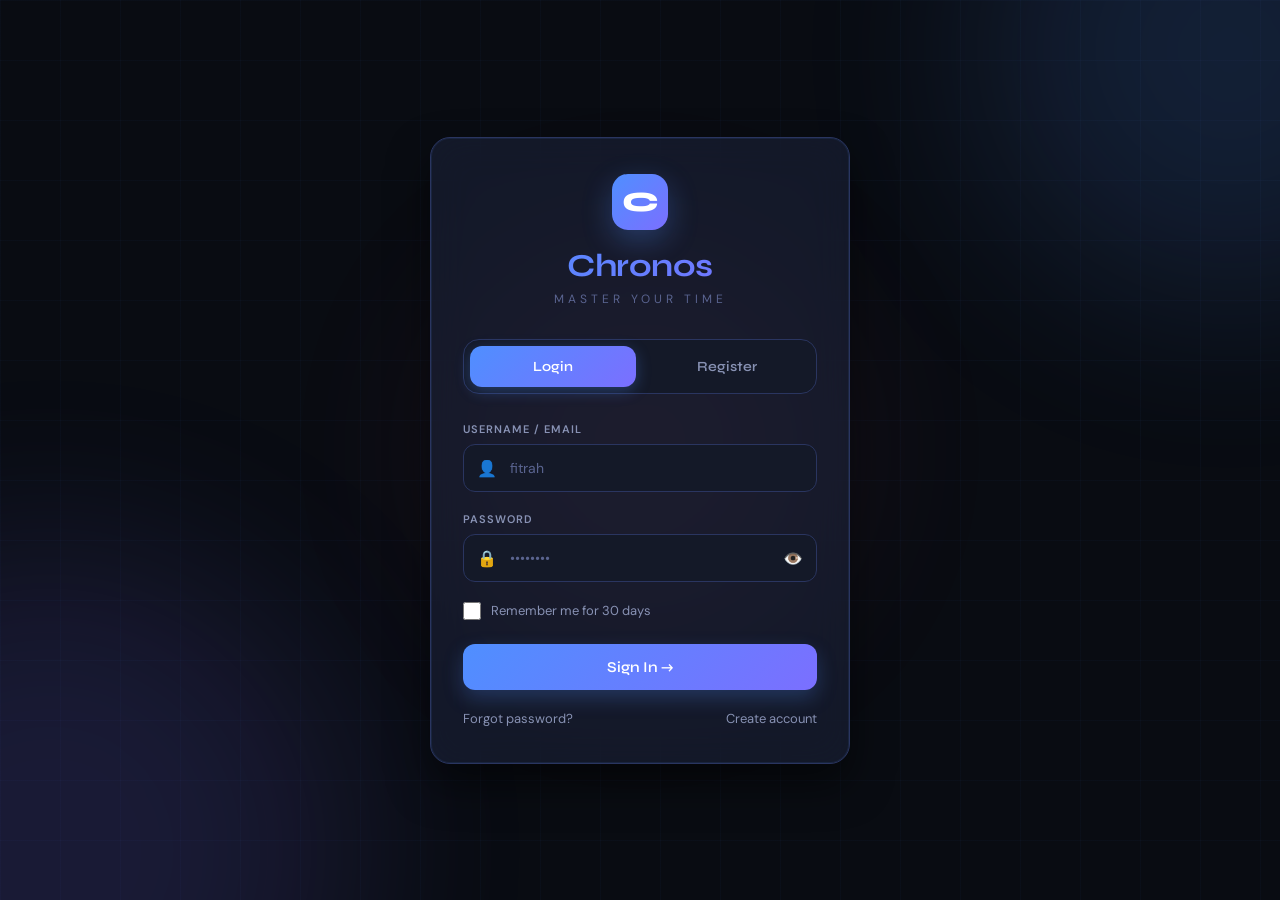
<file: index.html>
<!DOCTYPE html>
<html lang="id">
<head>
  <meta charset="UTF-8">
  <meta name="viewport" content="width=device-width, initial-scale=1.0">
<title>Chronos • Login</title>
  <link href="https://fonts.googleapis.com/css2?family=Syne:wght@400;500;600;700;800&family=DM+Sans:ital,opsz,wght@0,9..40,300;0,9..40,400;0,9..40,500;1,9..40,300&display=swap" rel="stylesheet">
  <link rel="stylesheet" href="css/auth.css">
</head>
<body>
  <!-- Background -->
  <div class="bg-grid"></div>
  <div class="orb orb-1"></div>
  <div class="orb orb-2"></div>
  <div class="orb orb-3"></div>

  <div class="auth-container">
    <div class="glass-card">
      <!-- Logo -->
      <div class="logo-wrapper">
<div class="logo-icon">C</div>
<div class="logo-text">Chronos</div>
        <div class="logo-sub">Master Your Time</div>
      </div>

      <!-- Tabs -->
      <div class="tabs">
        <button class="tab active" onclick="switchTab('login')">Login</button>
        <button class="tab" onclick="switchTab('register')">Register</button>
      </div>

      <!-- Messages -->
      <div class="error-message" id="errorMessage"></div>
      <div class="success-message" id="successMessage"></div>

      <!-- Login Form -->
      <form id="loginForm" onsubmit="handleLogin(event)">
        <div class="form-group">
          <label class="form-label">Username / Email</label>
          <div class="input-wrapper">
            <span class="input-icon">👤</span>
            <input type="text" class="form-input" id="loginUsername" placeholder="fitrah" required>
          </div>
        </div>
        <div class="form-group">
          <label class="form-label">Password</label>
          <div class="input-wrapper">
            <span class="input-icon">🔒</span>
            <input type="password" class="form-input" id="loginPassword" placeholder="••••••••" required>
            <span class="password-toggle" onclick="togglePassword('loginPassword')">👁️</span>
          </div>
        </div>
        <div class="checkbox-wrapper">
          <input type="checkbox" id="rememberMe">
          <label for="rememberMe">Remember me for 30 days</label>
        </div>
        <button type="submit" class="btn btn-primary">Sign In →</button>
        <div class="links">
          <span class="link" onclick="openForgotPassword()">Forgot password?</span>
          <span class="link" onclick="switchTab('register')">Create account</span>
        </div>
      </form>

      <!-- Register Form -->
      <form id="registerForm" style="display: none;" onsubmit="handleRegister(event)">
        <div class="form-group">
          <label class="form-label">Full Name</label>
          <div class="input-wrapper">
            <span class="input-icon">📝</span>
            <input type="text" class="form-input" id="regFullName" placeholder="Your full name" required>
          </div>
        </div>
        <div class="form-group">
          <label class="form-label">Username</label>
          <div class="input-wrapper">
            <span class="input-icon">👤</span>
            <input type="text" class="form-input" id="regUsername" placeholder="Choose a username" required>
          </div>
        </div>
        <div class="form-group">
          <label class="form-label">Email</label>
          <div class="input-wrapper">
            <span class="input-icon">📧</span>
            <input type="email" class="form-input" id="regEmail" placeholder="your@email.com" required>
          </div>
        </div>
        <div class="form-group">
          <label class="form-label">Password</label>
          <div class="input-wrapper">
            <span class="input-icon">🔒</span>
            <input type="password" class="form-input" id="regPassword" placeholder="Min. 8 characters" required>
            <span class="password-toggle" onclick="togglePassword('regPassword')">👁️</span>
          </div>
        </div>
        <div class="form-group">
          <label class="form-label">Confirm Password</label>
          <div class="input-wrapper">
            <span class="input-icon">✓</span>
            <input type="password" class="form-input" id="regConfirmPassword" placeholder="Re-enter password" required>
          </div>
        </div>
        <button type="submit" class="btn btn-primary">Create Account →</button>
        <div class="links">
          <span class="link" onclick="switchTab('login')">Already have an account? Sign in</span>
        </div>
      </form>
    </div>
  </div>

  <!-- Forgot Password Modal -->
  <div class="modal-overlay" id="forgotPasswordModal">
    <div class="modal">
      <div class="modal-title">Reset Password</div>
      <div class="error-message" id="modalError"></div>
      <div class="success-message" id="modalSuccess"></div>
      <form onsubmit="handleForgotPassword(event)">
        <div class="form-group">
          <label class="form-label">Email Address</label>
          <input type="email" class="form-input" id="resetEmail" placeholder="Enter your email" required>
        </div>
        <button type="submit" class="btn btn-primary">Send Reset Link</button>
        <div class="links" style="margin-top: 16px;">
          <span class="link" onclick="closeModal('forgotPasswordModal')">Back to Login</span>
        </div>
      </form>
    </div>
  </div>

  <script src="js/store.js"></script>
  <script src="js/auth.js"></script>
</body>
</html>
</file>
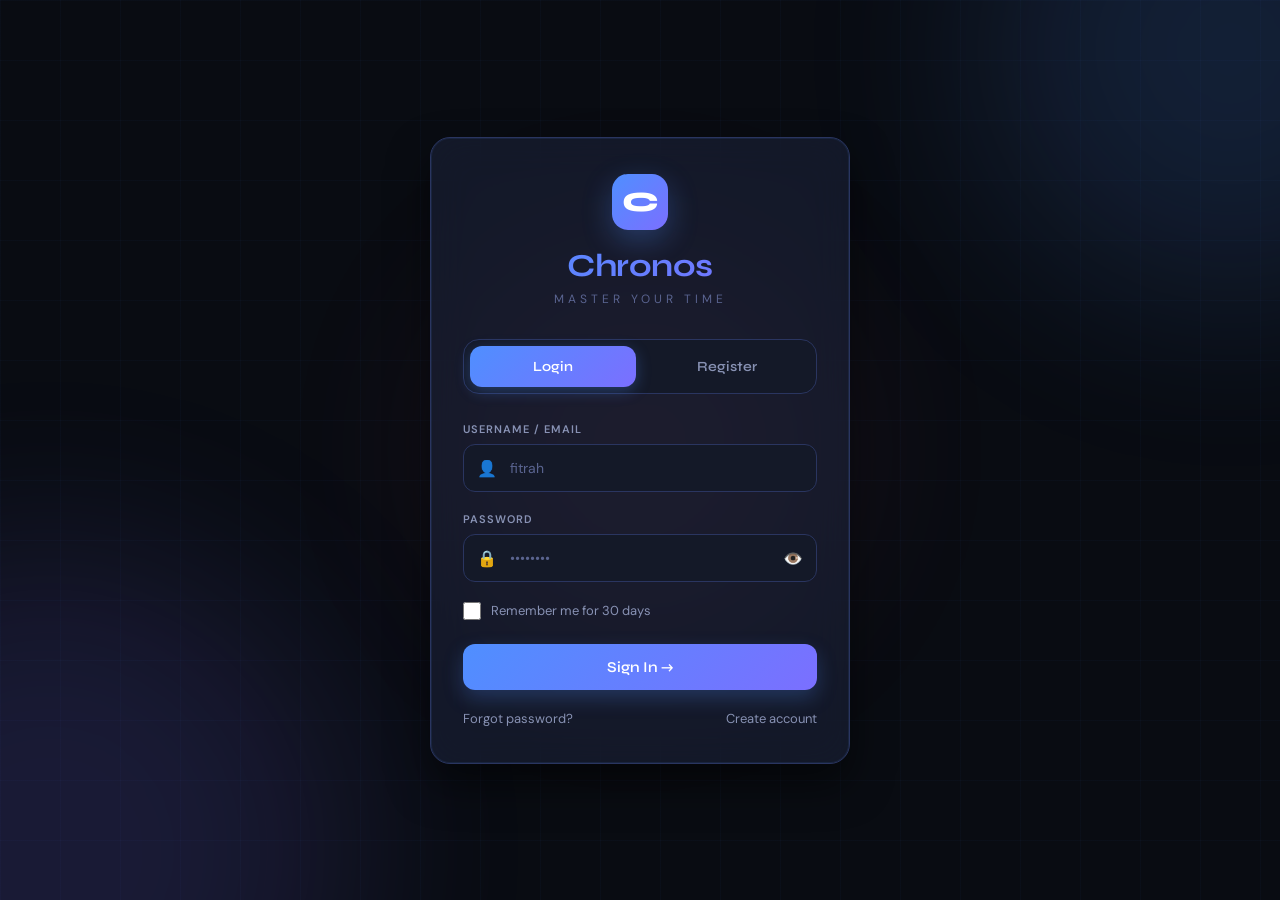
<file: admin.html>
<!DOCTYPE html>
<html lang="id">
<head>
  <meta charset="UTF-8">
  <meta name="viewport" content="width=device-width, initial-scale=1.0">
  <title>Chronos • Admin Panel</title>
  <link href="https://fonts.googleapis.com/css2?family=Syne:wght@400;500;600;700;800&family=DM+Sans:ital,opsz,wght@0,9..40,300;0,9..40,400;0,9..40,500&display=swap" rel="stylesheet">
  <link rel="stylesheet" href="css/admin.css">
  <style>
    /* Avatar Upload Styles */
    .avatar-upload-area {
      display: flex;
      flex-direction: column;
      align-items: center;
      margin-bottom: 20px;
    }
    .avatar-preview-large {
      width: 80px;
      height: 80px;
      border-radius: 50%;
      background: var(--gradient);
      display: flex;
      align-items: center;
      justify-content: center;
      font-size: 32px;
      color: #fff;
      object-fit: cover;
      margin-bottom: 12px;
      border: 3px solid var(--border2);
    }
    .upload-btn-small {
      background: var(--surface2);
      color: var(--text);
      border: 1px solid var(--border);
      padding: 6px 12px;
      border-radius: 6px;
      font-size: 12px;
      cursor: pointer;
      transition: all 0.2s;
    }
    .upload-btn-small:hover {
      background: var(--accent);
      color: #fff;
    }
    .remove-photo-btn {
      color: var(--danger);
      font-size: 11px;
      cursor: pointer;
      margin-top: 6px;
    }
    .remove-photo-btn:hover {
      text-decoration: underline;
    }
    .user-avatar-small {
      width: 32px;
      height: 32px;
      border-radius: 50%;
      object-fit: cover;
    }
  </style>
</head>
<body>
  <div class="admin-container">
    <div class="admin-header">
      <div>
        <h1 class="admin-title">Chronos Admin</h1>
        <p style="color:var(--text2);margin-top:4px">Manage users and view system stats</p>
      </div>
      <div class="admin-user">
        <div class="admin-info">
          <div class="admin-name" id="adminName">Fitrah</div>
          <div class="admin-role" id="adminRole">Super Admin</div>
        </div>
        <button class="btn btn-ghost" onclick="logout()">🚪 Logout</button>
      </div>
    </div>

    <div class="stats-grid">
      <div class="stat-card">
        <div class="stat-label">Total Users</div>
        <div class="stat-value" id="totalUsers">0</div>
      </div>
      <div class="stat-card">
        <div class="stat-label">Active Today</div>
        <div class="stat-value" id="activeToday">0</div>
      </div>
      <div class="stat-card">
        <div class="stat-label">Total Quests</div>
        <div class="stat-value" id="totalQuests">0</div>
      </div>
    </div>

    <div class="users-table">
      <div class="table-header">
        <h2 class="table-title">User Management</h2>
      </div>
      <div style="overflow-x:auto">
        <table style="width:100%">
          <thead>
            <tr>
              <th>User</th>
              <th>Email</th>
              <th>Phone</th>
              <th>Role</th>
              <th>Level</th>
              <th>XP</th>
              <th>Actions</th>
            </tr>
          </thead>
          <tbody id="usersTableBody"></tbody>
        </table>
      </div>
    </div>
  </div>

  <!-- Edit User Modal -->
  <div class="modal-overlay" id="userModal">
    <div class="modal">
      <div class="modal-header">
        <h3 class="modal-title" id="modalTitle">Edit User</h3>
        <button class="modal-close" onclick="closeModal('userModal')">✕</button>
      </div>
      <form onsubmit="saveUser();return false">
        <!-- Upload Foto -->
        <div class="avatar-upload-area">
          <img class="avatar-preview-large" id="adminAvatarPreviewImg" alt="Preview" style="display:none;">
          <div class="avatar-preview-large" id="adminAvatarPreviewText">U</div>
          
          <button type="button" class="upload-btn-small" onclick="document.getElementById('adminPhotoUpload').click()">
            📷 Choose Photo
          </button>
          <input type="file" id="adminPhotoUpload" accept="image/*" style="display:none;" onchange="handleAdminPhotoUpload(event)">
          
          <span class="remove-photo-btn" onclick="removeAdminPhoto()" id="adminRemovePhotoBtn" style="display:none;">
            Remove Photo
          </span>
        </div>
        
        <div class="form-group">
          <label class="form-label">Full Name</label>
          <input class="form-input" id="userFullName" placeholder="John Doe" required>
        </div>
        <div class="form-group">
          <label class="form-label">Username</label>
          <input class="form-input" id="userUsername" placeholder="johndoe" required>
        </div>
        <div class="form-group">
          <label class="form-label">Email</label>
          <input class="form-input" id="userEmail" type="email" placeholder="john@example.com" required>
        </div>
        <div class="form-group">
          <label class="form-label">Phone (Optional)</label>
          <input class="form-input" id="userPhone" placeholder="08123456789">
        </div>
        <div class="form-group">
          <label class="form-label">New Password (Optional)</label>
          <input class="form-input" id="userPassword" type="password" placeholder="Leave blank to keep current">
        </div>
        <div class="form-group">
          <label class="form-label">Role</label>
          <select class="form-input" id="userRole">
            <option value="user">User</option>
            <option value="admin">Admin</option>
          </select>
        </div>
        <div style="display:flex;gap:10px;justify-content:flex-end;margin-top:24px">
          <button type="button" class="btn btn-ghost" onclick="closeModal('userModal')">Cancel</button>
          <button type="submit" class="btn btn-primary">Save Changes</button>
        </div>
      </form>
    </div>
  </div>

  <!-- Delete Confirmation Modal -->
  <div class="modal-overlay" id="deleteModal">
    <div class="modal" style="max-width:400px">
      <div class="modal-header">
        <h3 class="modal-title">Confirm Delete</h3>
        <button class="modal-close" onclick="closeModal('deleteModal')">✕</button>
      </div>
      <p style="color:var(--text2);margin-bottom:20px;text-align:center">Are you sure you want to delete this user?<br>This action cannot be undone.</p>
      <div style="display:flex;gap:10px;justify-content:center">
        <button class="btn btn-ghost" onclick="closeModal('deleteModal')">Cancel</button>
        <button class="btn btn-danger" onclick="confirmDelete()">Delete User</button>
      </div>
    </div>
  </div>

  <script src="js/store.js"></script>
  <script src="js/admin.js"></script>
</body>
</html>
</file>
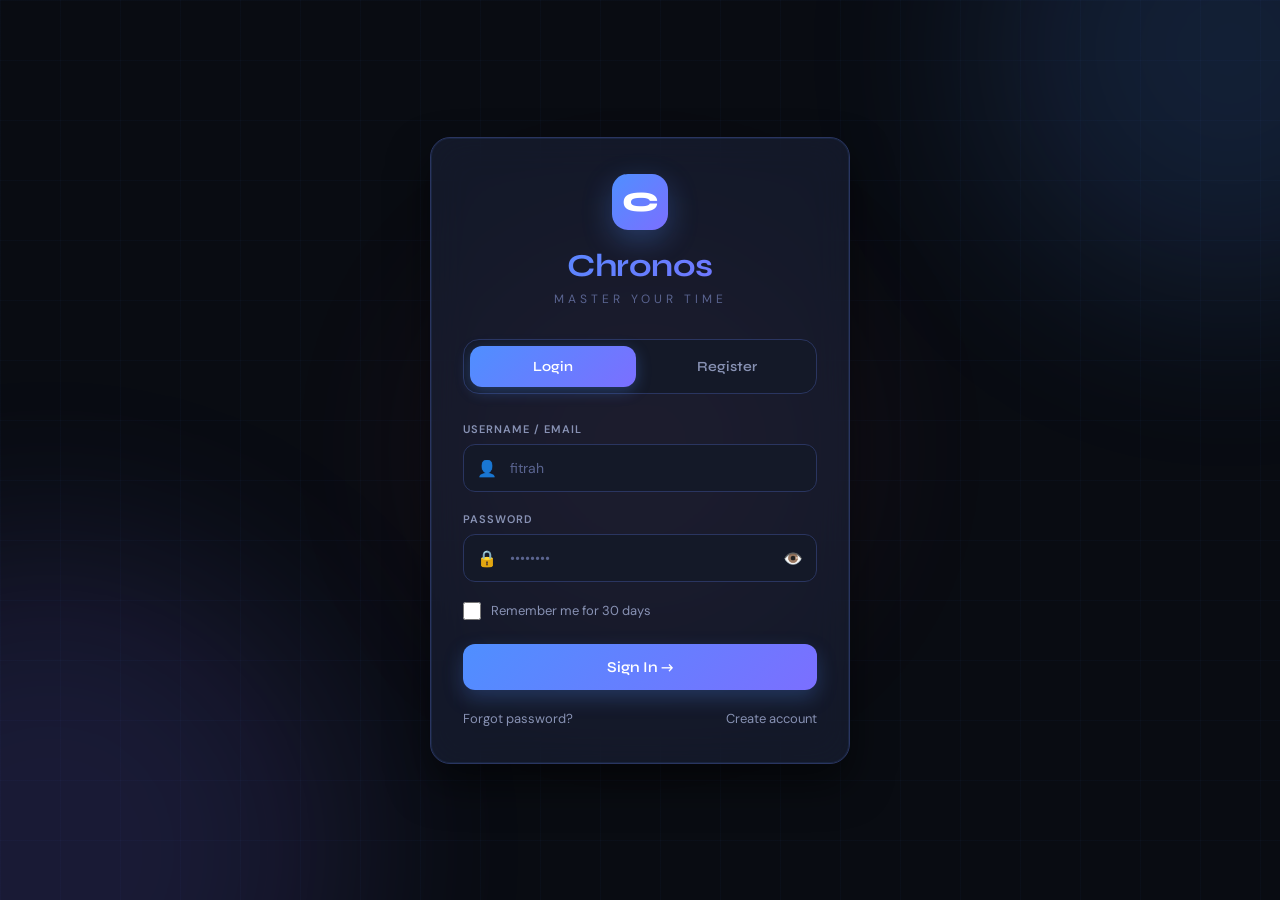
<file: dashboard.html>
<!DOCTYPE html>
<html lang="id">
<head>
  <meta charset="UTF-8">
  <meta name="viewport" content="width=device-width, initial-scale=1.0">
  <title>Chronos • Dashboard</title>
  <link href="https://fonts.googleapis.com/css2?family=Syne:wght@400;500;600;700;800&family=DM+Sans:ital,opsz,wght@0,9..40,300;0,9..40,400;0,9..40,500;1,9..40,300&display=swap" rel="stylesheet">
  <link rel="stylesheet" href="css/dashboard.css">
</head>
<body>
  <div class="app">
    <!-- Sidebar -->
    <nav class="sidebar" id="sidebar">
      <div class="logo">
        <div class="logo-mark">
          <div class="logo-icon">C</div>
          <span class="logo-name">Chronos</span>
        </div>
      </div>

      <div class="nav">
        <div class="section-title" style="padding:0 12px;margin-bottom:8px">Main</div>
        <button class="nav-item active" onclick="navigate('dashboard')">
          <span class="nav-icon">⊞</span>Dashboard
        </button>
        <button class="nav-item" onclick="navigate('quests')">
          <span class="nav-icon">⚔️</span>Quests
        </button>
        <button class="nav-item" onclick="navigate('timer')">
          <span class="nav-icon">◎</span>Timer
        </button>
        <button class="nav-item" onclick="navigate('activities')">
          <span class="nav-icon">≡</span>Activities
        </button>
<div class="section-title" style="padding:0 12px;margin:16px 0 8px">Insights</div>
        <button class="nav-item" onclick="navigate('analytics')">
          <span class="nav-icon">⬡</span>Analytics
        </button>
        <button class="nav-item" onclick="navigate('habits')">
          <span class="nav-icon">⊛</span>Habits
        </button>
        <div class="section-title" style="padding:0 12px;margin:16px 0 8px">Account</div>
        <button class="nav-item" onclick="window.location.href='profile.html'">
          <span class="nav-icon">👤</span>Profile
        </button>
      </div>

      <div class="sidebar-bottom">
  <div class="user-card" onclick="openSettings()">
    <div class="avatar" id="userAvatar">U</div>
    <div class="user-info">
      <div class="name" id="userName">User</div>
      <div class="level" id="userLevel">⚡ Level 1</div>
    </div>
  </div>
  <button class="btn btn-ghost btn-sm" style="margin-top:12px;width:100%;" onclick="logout()">🚪 Logout</button>
</div>
    </nav>

    <!-- Main Content -->
    <div class="main">
      <!-- Mobile Top Bar -->
      <div style="display:none;padding:16px;border-bottom:1px solid var(--border);align-items:center;gap:14px;background:var(--bg2)" id="topbar">
        <button onclick="document.getElementById('sidebar').classList.toggle('open')" style="background:none;border:none;color:var(--text);font-size:22px;cursor:pointer">☰</button>
        <span style="font-family:'Syne',sans-serif;font-weight:700;font-size:16px;background:var(--gradient);-webkit-background-clip:text;-webkit-text-fill-color:transparent">Chronos</span>
      </div>

      <!-- Dashboard Page -->
      <div class="page active" id="page-dashboard">
        <div class="page-header">
          <div>
            <div class="page-title" id="greeting-title">Good morning ☀️</div>
            <div class="page-sub" id="greeting-sub">Here's your optimized day</div>
          </div>
          <div style="display:flex;gap:10px;align-items:center">
            <span class="date-badge" id="date-display"></span>
          </div>
        </div>

        <!-- Stats -->
        <div class="grid-4" style="margin-bottom:20px">
          <div class="stat">
            <div class="stat-label">Level Progress</div>
            <div class="stat-value" id="userLevelDisplay">1</div>
            <div class="xp-bar"><div class="xp-fill" id="xpFill" style="width:0%"></div></div>
            <div class="stat-sub" id="xpInfo">0 / 100 XP</div>
          </div>
          <div class="stat">
            <div class="stat-label">Today's Focus</div>
            <div class="stat-value" id="totalFocus">0m</div>
            <div class="stat-sub">▲ Target: 4h</div>
          </div>
          <div class="stat">
            <div class="stat-label">Streak</div>
            <div class="stat-value" id="streakDisplay">🔥 0</div>
            <div class="stat-sub">Best: 0 days</div>
          </div>
          <div class="stat">
            <div class="stat-label">Quests Completed</div>
            <div class="stat-value" id="questsCompleted">0</div>
            <div><span class="stat-badge badge-accent" id="questsAvailable">3 available</span></div>
          </div>
        </div>

        <!-- Activities + Quests Preview -->
        <div class="grid-2" style="margin-bottom:20px">
          <div class="card">
            <div style="display:flex;justify-content:space-between;align-items:center;margin-bottom:16px">
              <div class="section-title" style="margin:0">Today's Activities</div>
              <button class="btn btn-ghost btn-sm" onclick="openAddActivity()">+ Add</button>
            </div>
            <div id="activity-list"></div>
          </div>
          <div class="card">
            <div style="display:flex;justify-content:space-between;align-items:center;margin-bottom:16px">
              <div class="section-title" style="margin:0">Active Quests</div>
              <button class="btn btn-ghost btn-sm" onclick="navigate('quests')">View all</button>
            </div>
            <div id="quest-preview"></div>
          </div>
        </div>
      </div>

      <!-- Quests Page -->
      <div class="page" id="page-quests">
        <div class="page-header">
          <div>
            <div class="page-title">⚔️ Quest Log</div>
            <div class="page-sub">Complete quests to earn XP and level up</div>
          </div>
        </div>
        <div id="quests-list"></div>
      </div>

      <!-- Timer Page -->
      <div class="page" id="page-timer">
        <div class="page-header">
          <div>
            <div class="page-title">Focus Timer</div>
            <div class="page-sub">Track time for each activity</div>
          </div>
        </div>
        <div style="display:flex;gap:20px;flex-wrap:wrap">
          <div class="card" style="flex:1;min-width:300px;text-align:center">
            <div style="margin-bottom:16px">
              <select class="form-input" id="timer-activity" style="width:100%;text-align:center;font-size:15px;font-weight:600">
                <option value="">Select Activity...</option>
              </select>
            </div>
            <div style="margin:24px 0">
              <div style="font-family:'Syne',sans-serif;font-size:72px;font-weight:800;background:var(--gradient);-webkit-background-clip:text;-webkit-text-fill-color:transparent;" id="timer-display">25:00</div>
              <div style="font-size:14px;color:var(--text2);margin-top:8px" id="timer-status">Ready</div>
            </div>
            <div style="display:flex;gap:10px;justify-content:center">
              <button class="btn btn-primary" id="timer-btn" onclick="toggleTimer()">▶ Start</button>
              <button class="btn btn-secondary" onclick="resetTimer()">↺ Reset</button>
            </div>
            <div style="display:flex;gap:8px;justify-content:center;margin-top:16px;flex-wrap:wrap">
              <button class="btn btn-ghost btn-sm" onclick="setTimerPreset(25)">25m</button>
              <button class="btn btn-ghost btn-sm" onclick="setTimerPreset(45)">45m</button>
              <button class="btn btn-ghost btn-sm" onclick="setTimerPreset(90)">90m</button>
              <button class="btn btn-ghost btn-sm" onclick="setTimerPreset(5)">5m Break</button>
            </div>
          </div>
          <div style="flex:1;min-width:280px">
            <div class="card">
              <div class="section-title">Session Log</div>
              <div id="session-log" style="max-height:300px;overflow-y:auto"></div>
            </div>
          </div>
        </div>
      </div>

      <!-- Activities Page -->
      <div class="page" id="page-activities">
        <div class="page-header">
          <div>
            <div class="page-title">Activities</div>
            <div class="page-sub">Manage your daily activities</div>
          </div>
          <button class="btn btn-primary" onclick="openAddActivity()">+ New Activity</button>
        </div>
        <div id="activities-grid"></div>
      </div>

      <!-- Analytics Page -->
      <div class="page" id="page-analytics">
        <div class="page-header">
          <div>
            <div class="page-title">Analytics</div>
            <div class="page-sub">Your time patterns visualized</div>
          </div>
        </div>
        <div class="card">
          <div class="section-title">Coming Soon</div>
          <p style="color:var(--text2)">Detailed analytics dashboard in development...</p>
        </div>
      </div>

      <!-- Habits Page -->
      <div class="page" id="page-habits">
        <div class="page-header">
          <div>
            <div class="page-title">Habit Builder</div>
            <div class="page-sub">Track and build positive habits</div>
          </div>
        </div>
        <div id="habits-list"></div>
      </div>
    </div>
  </div>

<!-- Settings Panel -->
<div class="settings-panel" id="settingsPanel">
  <div class="settings-header">
    <div class="settings-title">Customize UI</div>
    <button class="settings-close" onclick="closeSettings()">✕</button>
  </div>
  
  <div class="section-title">Theme</div>
  <div style="display:flex;gap:10px;margin-bottom:20px">
    <button class="btn btn-secondary btn-sm" onclick="setTheme('dark')">🌙 Dark</button>
    <button class="btn btn-ghost btn-sm" onclick="setTheme('light')">☀️ Light</button>
  </div>
  
  <div class="section-title">Accent Color</div>
  <div class="color-picker">
    <div class="color-option active" style="background:#4f8fff" onclick=\"setAccentColor('#4f8fff', this)\"></div>
    <div class="color-option" style="background:#7b6fff" onclick=\"setAccentColor('#7b6fff', this)\"></div>
    <div class="color-option" style="background:#ff6b9d" onclick=\"setAccentColor('#ff6b9d', this)\"></div>
    <div class="color-option" style="background:#3dd68c" onclick=\"setAccentColor('#3dd68c', this)\"></div>
    <div class="color-option" style="background:#ffb547" onclick=\"setAccentColor('#ffb547', this)\"></div>
    <div class="color-option" style="background:#ff5f7e" onclick=\"setAccentColor('#ff5f7e', this)\"></div>
  </div>
  
  <div class="section-title">Animations</div>
  <label style="display:flex;align-items:center;gap:10px;cursor:pointer">
    <input type="checkbox" id="animationsToggle" checked onchange="toggleAnimations(this.checked)">
    <span style="color:var(--text2)">Enable animations</span>
  </label>
  
  <div class="divider"></div>
  
  <div class="section-title">Account</div>
  <button class="btn btn-secondary btn-sm" style="width:100%;margin-bottom:8px" onclick="window.location.href='profile.html'">👤 Edit Profile</button>
</div>

  <!-- Add Activity Modal -->
  <div class="modal-overlay" id="addActivityModal">
    <div class="modal">
      <div class="modal-header">
        <div class="modal-title" id="modalTitle">Add Activity</div>
        <button class="modal-close" onclick="closeModal('addActivityModal')">✕</button>
      </div>
      <div class="form-group">
        <label class="form-label">Activity Name</label>
        <input class="form-input" id="activityName" placeholder="e.g. Deep Work, Exercise...">
      </div>
      <div style="display:grid;grid-template-columns:1fr 1fr;gap:12px">
        <div class="form-group">
          <label class="form-label">Category</label>
          <select class="form-input" id="activityCategory">
            <option value="work">💼 Work</option>
            <option value="health">🏃 Health</option>
            <option value="leisure">🎮 Leisure</option>
            <option value="personal">🧘 Personal</option>
          </select>
        </div>
        <div class="form-group">
          <label class="form-label">Daily Limit (min)</label>
          <input class="form-input" id="activityLimit" type="number" placeholder="90" min="5">
        </div>
      </div>
      <div style="display:flex;gap:10px;justify-content:flex-end;margin-top:20px">
        <button class="btn btn-ghost" onclick="closeModal('addActivityModal')">Cancel</button>
        <button class="btn btn-primary" onclick="saveActivity()">Save</button>
      </div>
    </div>
  </div>

  <!-- Notification Container -->
  <div class="notif" id="notifContainer"></div>

  <script src="js/store.js"></script>
  <script src="js/quests.js"></script>
  <script src="js/dashboard.js"></script>
</body>
</html>
</file>
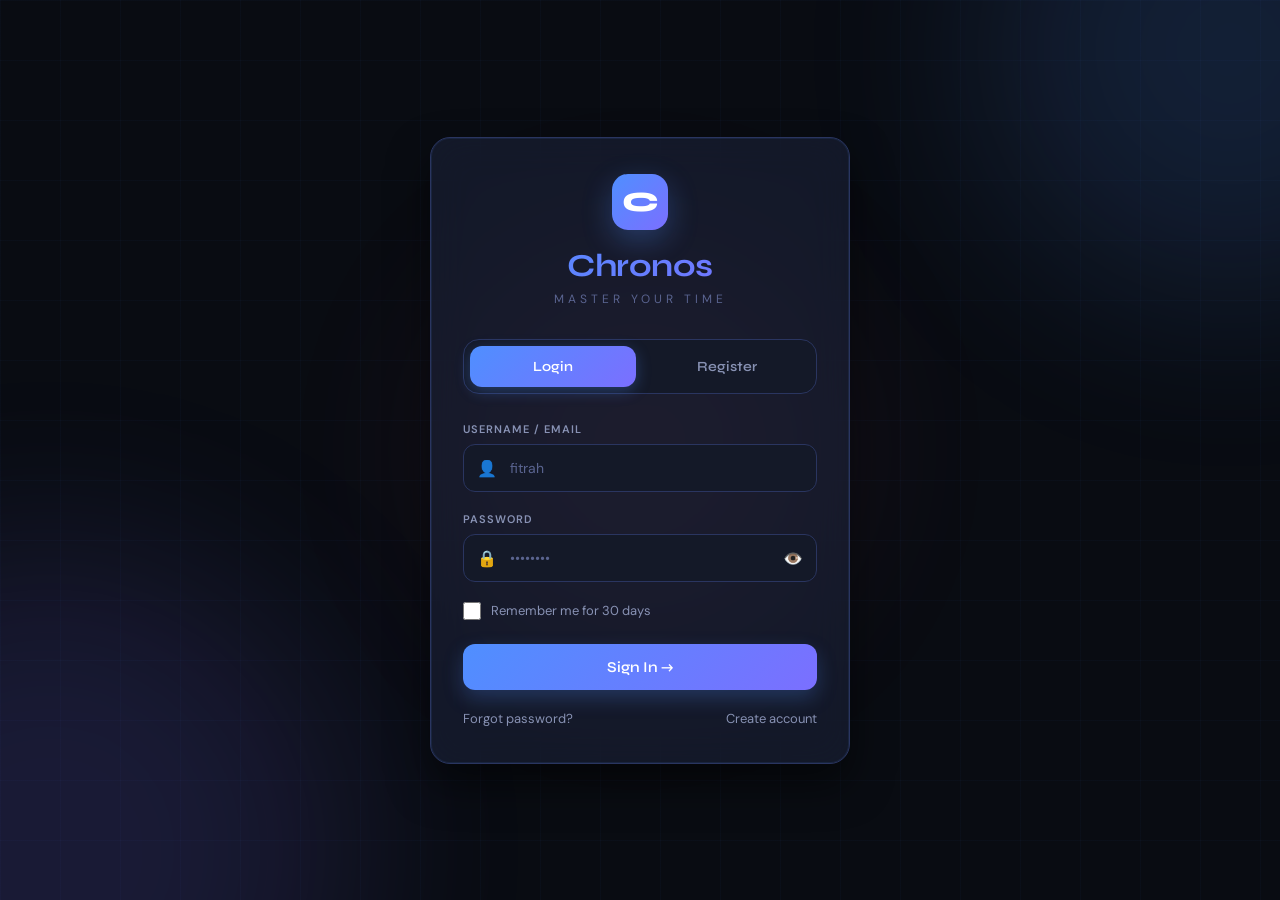
<file: profile.html>
<!DOCTYPE html>
<html lang="id">
<head>
  <meta charset="UTF-8">
  <meta name="viewport" content="width=device-width, initial-scale=1.0">
  <title>Chronos • My Profile</title>
  <link href="https://fonts.googleapis.com/css2?family=Syne:wght@400;500;600;700;800&family=DM+Sans:ital,opsz,wght@0,9..40,300;0,9..40,400;0,9..40,500&display=swap" rel="stylesheet">
  <link rel="stylesheet" href="css/dashboard.css">
  <style>
    .profile-container { max-width: 650px; margin: 0 auto; }
    .profile-header { position: relative; margin-bottom: 20px; }
    .profile-cover { height: 120px; background: var(--gradient); border-radius: var(--r2) var(--r2) 0 0; }
    .profile-avatar-wrapper { display: flex; justify-content: center; margin-top: -50px; position: relative; }
    .profile-avatar {
      width: 100px; height: 100px; border-radius: 50%;
      background: var(--gradient); display: flex; align-items: center; justify-content: center;
      font-family: 'Syne', sans-serif; font-size: 40px; font-weight: 700; color: #fff;
      border: 4px solid var(--bg2); object-fit: cover;
    }
    .profile-avatar-edit-btn {
      position: absolute; bottom: 0; right: calc(50% - 50px); transform: translateX(50%);
      width: 32px; height: 32px; background: var(--surface2); border: 2px solid var(--bg2);
      border-radius: 50%; display: flex; align-items: center; justify-content: center;
      cursor: pointer; transition: all 0.2s; color: var(--text);
    }
    .profile-avatar-edit-btn:hover { background: var(--accent); color: #fff; }
    .profile-stats {
      display: flex; gap: 30px; justify-content: center; margin: 20px 0;
      padding: 20px; background: var(--surface); border-radius: var(--r2); border: 1px solid var(--border);
    }
    .profile-stat { text-align: center; }
    .profile-stat-value { font-family: 'Syne', sans-serif; font-size: 28px; font-weight: 700; color: var(--text); }
    .profile-stat-label { font-size: 12px; color: var(--text3); text-transform: uppercase; letter-spacing: 0.5px; margin-top: 4px; }
    .info-section { background: var(--surface); border: 1px solid var(--border); border-radius: var(--r2); padding: 20px; }
    .info-row { display: flex; align-items: center; gap: 16px; padding: 16px 0; border-bottom: 1px solid var(--border); }
    .info-row:last-child { border-bottom: none; }
    .info-icon { width: 40px; height: 40px; background: var(--bg3); border-radius: 10px; display: flex; align-items: center; justify-content: center; font-size: 20px; }
    .info-content { flex: 1; }
    .info-label { font-size: 11px; color: var(--text3); text-transform: uppercase; letter-spacing: 0.5px; margin-bottom: 4px; }
    .info-value { color: var(--text); font-size: 15px; font-weight: 500; }
    .badge-role { display: inline-block; padding: 4px 12px; border-radius: 20px; font-size: 12px; font-weight: 600; margin-top: 4px; }
    .role-superadmin { background: rgba(255, 95, 126, 0.15); color: var(--danger); }
    .role-admin { background: rgba(255, 181, 71, 0.15); color: var(--warn); }
    .role-user { background: rgba(79, 143, 255, 0.15); color: var(--accent); }
    .avatar-upload-area { display: flex; flex-direction: column; align-items: center; margin-bottom: 20px; }
    .avatar-preview-large {
      width: 100px; height: 100px; border-radius: 50%;
      background: var(--gradient); display: flex; align-items: center; justify-content: center;
      font-size: 40px; color: #fff; object-fit: cover;
      margin-bottom: 12px; border: 3px solid var(--border2);
    }
    .upload-btn {
      background: var(--surface2); color: var(--text); border: 1px solid var(--border);
      padding: 8px 16px; border-radius: 8px; font-size: 13px; cursor: pointer; transition: all 0.2s;
    }
    .upload-btn:hover { background: var(--accent); color: #fff; }
    .remove-photo-btn { color: var(--danger); font-size: 12px; cursor: pointer; margin-top: 8px; }
    .remove-photo-btn:hover { text-decoration: underline; }

    /* Loading overlay */
    .page-loading {
      position: fixed; inset: 0; background: var(--bg);
      display: flex; align-items: center; justify-content: center;
      z-index: 9999; flex-direction: column; gap: 16px;
    }
    .page-loading .spinner {
      width: 40px; height: 40px; border: 3px solid var(--surface2);
      border-top-color: var(--accent); border-radius: 50%;
      animation: spin 0.8s linear infinite;
    }
    @keyframes spin { to { transform: rotate(360deg); } }
    .page-loading p { color: var(--text2); font-size: 14px; }
  </style>
</head>
<body>
  <!-- Loading overlay (tampil sampai auth selesai) -->
  <div class="page-loading" id="pageLoading">
    <div class="spinner"></div>
    <p>Loading profile...</p>
  </div>

  <div class="app" id="appContent" style="display:none">
    <nav class="sidebar" id="sidebar">
      <div class="logo">
        <div class="logo-mark">
          <div class="logo-icon">C</div>
          <span class="logo-name">Chronos</span>
        </div>
      </div>
      <div class="nav">
        <div class="section-title" style="padding:0 12px;margin-bottom:8px">Main</div>
        <button class="nav-item" onclick="window.location.href='dashboard.html'">
          <span class="nav-icon">⊞</span>Dashboard
        </button>
        <button class="nav-item" onclick="window.location.href='dashboard.html'">
          <span class="nav-icon">⚔️</span>Quests
        </button>
        <button class="nav-item" onclick="window.location.href='dashboard.html'">
          <span class="nav-icon">◎</span>Timer
        </button>
        <div class="section-title" style="padding:0 12px;margin:16px 0 8px">Account</div>
        <button class="nav-item active">
          <span class="nav-icon">👤</span>Profile
        </button>
      </div>
      <div class="sidebar-bottom">
        <div class="user-card" onclick="openSettings()">
          <div class="avatar" id="userAvatar">U</div>
          <div class="user-info">
            <div class="name" id="userName">User</div>
            <div class="level" id="userLevel">⚡ Level 1</div>
          </div>
        </div>
        <button class="btn btn-ghost btn-sm" style="margin-top:12px;width:100%;" onclick="logout()">🚪 Logout</button>
      </div>
    </nav>

    <div class="main">
      <div style="display:none;padding:16px;border-bottom:1px solid var(--border);align-items:center;gap:14px;background:var(--bg2)" id="topbar">
        <button onclick="document.getElementById('sidebar').classList.toggle('open')" style="background:none;border:none;color:var(--text);font-size:22px;cursor:pointer">☰</button>
        <span style="font-family:'Syne',sans-serif;font-weight:700;font-size:16px;background:var(--gradient);-webkit-background-clip:text;-webkit-text-fill-color:transparent">Chronos</span>
      </div>

      <div class="page active" style="display:block;padding:28px 32px;max-width:800px;margin:0 auto">
        <div class="page-header">
          <div>
            <div class="page-title">My Profile</div>
            <div class="page-sub">View and edit your personal information</div>
          </div>
          <button class="btn btn-primary" onclick="openEditProfile()">✏️ Edit Profile</button>
        </div>

        <div class="profile-container">
          <div class="profile-header">
            <div class="profile-cover"></div>
            <div class="profile-avatar-wrapper">
              <img class="profile-avatar" id="profileAvatarImg" alt="Profile" style="display:none;">
              <div class="profile-avatar" id="profileAvatarText">U</div>
              <div class="profile-avatar-edit-btn" onclick="openEditProfile()" title="Edit Profile">📷</div>
            </div>
          </div>

          <div style="text-align:center;margin-bottom:20px">
            <h2 style="font-family:'Syne',sans-serif;font-size:24px;margin-bottom:4px" id="profileFullName">Loading...</h2>
            <p style="color:var(--text2)" id="profileUsername">@username</p>
            <span class="badge-role" id="profileRoleBadge">User</span>
          </div>

          <div class="profile-stats">
            <div class="profile-stat">
              <div class="profile-stat-value" id="profileLevel">1</div>
              <div class="profile-stat-label">Level</div>
            </div>
            <div class="profile-stat">
              <div class="profile-stat-value" id="profileXP">0</div>
              <div class="profile-stat-label">XP</div>
            </div>
            <div class="profile-stat">
              <div class="profile-stat-value" id="profileQuests">0</div>
              <div class="profile-stat-label">Quests</div>
            </div>
          </div>

          <div class="info-section">
            <div class="info-row">
              <div class="info-icon">📧</div>
              <div class="info-content">
                <div class="info-label">Email</div>
                <div class="info-value" id="profileEmail">-</div>
              </div>
            </div>
            <div class="info-row">
              <div class="info-icon">📱</div>
              <div class="info-content">
                <div class="info-label">Phone Number (Optional)</div>
                <div class="info-value" id="profilePhone">-</div>
              </div>
            </div>
            <div class="info-row">
              <div class="info-icon">🎨</div>
              <div class="info-content">
                <div class="info-label">Theme Preference</div>
                <div class="info-value" id="profileTheme">Dark</div>
              </div>
            </div>
          </div>
        </div>
      </div>
    </div>
  </div>

<!-- Settings Panel (Customize UI) -->
<div class="settings-panel" id="settingsPanel">
  <div class="settings-header">
    <div class="settings-title">Customize UI</div>
    <button class="settings-close" onclick="closeSettings()">✕</button>
  </div>
  
  <div class="section-title">Theme</div>
  <div style="display:flex;gap:10px;margin-bottom:20px">
    <button class="btn btn-secondary btn-sm" id="btnDark" onclick="setTheme('dark')">🌙 Dark</button>
    <button class="btn btn-ghost btn-sm" id="btnLight" onclick="setTheme('light')">☀️ Light</button>
  </div>
  
  <div class="section-title">Accent Color</div>
  <div class="color-picker">
    <div class="color-option active" style="background:#4f8fff" onclick="setAccentColor('#4f8fff')"></div>
    <div class="color-option" style="background:#7b6fff" onclick="setAccentColor('#7b6fff')"></div>
    <div class="color-option" style="background:#ff6b9d" onclick="setAccentColor('#ff6b9d')"></div>
    <div class="color-option" style="background:#3dd68c" onclick="setAccentColor('#3dd68c')"></div>
    <div class="color-option" style="background:#ffb547" onclick="setAccentColor('#ffb547')"></div>
    <div class="color-option" style="background:#ff5f7e" onclick="setAccentColor('#ff5f7e')"></div>
  </div>
  
  <div class="section-title">Animations</div>
  <label style="display:flex;align-items:center;gap:10px;cursor:pointer">
    <input type="checkbox" id="animationsToggle" checked onchange="toggleAnimations(this.checked)">
    <span style="color:var(--text2)">Enable animations</span>
  </label>

  <div class="divider"></div>
  <div class="section-title">Account</div>
  <button class="btn btn-secondary btn-sm" style="width:100%;margin-bottom:8px" onclick="openEditProfile()">✏️ Edit Profile</button>
</div>

  <!-- Edit Profile Modal -->
  <div class="modal-overlay" id="editProfileModal">
    <div class="modal" style="max-width:500px">
      <div class="modal-header">
        <h3 class="modal-title">Edit Profile</h3>
        <button class="modal-close" onclick="closeModal('editProfileModal')">✕</button>
      </div>
      <form onsubmit="saveProfile(event)">
        <div class="avatar-upload-area">
          <img class="avatar-preview-large" id="avatarPreviewImg" alt="Preview" style="display:none;">
          <div class="avatar-preview-large" id="avatarPreviewText">U</div>
          <button type="button" class="upload-btn" onclick="document.getElementById('photoUpload').click()">
            📷 Choose Photo
          </button>
          <input type="file" id="photoUpload" accept="image/*" style="display:none;" onchange="handlePhotoUpload(event)">
          <span class="remove-photo-btn" onclick="removePhoto()" id="removePhotoBtn" style="display:none;">
            Remove Photo
          </span>
        </div>

        <div class="form-group">
          <label class="form-label">Full Name</label>
          <input class="form-input" id="editFullName" placeholder="Your full name" required>
        </div>
        <div class="form-group">
          <label class="form-label">Email</label>
          <input class="form-input" id="editEmail" type="email" placeholder="your@email.com">
        </div>
        <div class="form-group">
          <label class="form-label">Phone Number (Optional)</label>
          <input class="form-input" id="editPhone" placeholder="08123456789">
        </div>
        <div class="form-group">
          <label class="form-label">New Password (Optional)</label>
          <input class="form-input" id="editPassword" type="password" placeholder="Leave blank to keep current">
        </div>
        <div style="display:flex;gap:10px;justify-content:flex-end;margin-top:24px">
          <button type="button" class="btn btn-ghost" onclick="closeModal('editProfileModal')">Cancel</button>
          <button type="submit" class="btn btn-primary">Save Changes</button>
        </div>
      </form>
    </div>
  </div>

  <div class="notif" id="notifContainer"></div>

  <script src="js/store.js"></script>
  <script>
    let tempPhotoData = null;

    // ========== FIX: ASYNC INIT — tunggu STORE.init() selesai ==========
    async function initProfile() {
      await STORE.init();

      const user = STORE.getCurrentUser();

      // Sembunyikan loading, tampilkan konten
      document.getElementById('pageLoading').style.display = 'none';

      if (!user) {
        // Belum login → redirect
        window.location.replace('index.html');
        return;
      }

      document.getElementById('appContent').style.display = 'flex';

      // Apply theme + semua settings (accent color, animations)
      const settings = user.settings || { theme: 'dark' };
      // Langsung apply sebelum render untuk menghindari flash
      document.documentElement.setAttribute('data-theme', settings.theme || 'dark');
      if (settings.accentColor) {
        document.documentElement.style.setProperty('--accent', settings.accentColor);
        document.documentElement.style.setProperty('--accent2', settings.accentColor);
      }
      document.documentElement.setAttribute('data-animations', settings.animations !== false);

      // Update sidebar
      document.getElementById('userName').textContent = (user.fullName || 'User').split(' ')[0];
      document.getElementById('userLevel').textContent = `⚡ Level ${user.level || 1}`;
      updateSidebarAvatar(user);

      // Render profil
      loadProfile(user);

      // Apply settings ke panel UI (setelah DOM siap)
      setTimeout(() => applySettingsUI(settings), 50);

      if (window.innerWidth < 768) {
        document.getElementById('topbar').style.display = 'flex';
      }
    }

    function updateSidebarAvatar(user) {
      const avatar = document.getElementById('userAvatar');
      if (!avatar || !user) return;
      if (user.photoURL) {
        avatar.innerHTML = '';
        const img = document.createElement('img');
        img.src = user.photoURL;
        img.style.cssText = 'width:100%;height:100%;border-radius:50%;object-fit:cover';
        avatar.appendChild(img);
      } else {
        avatar.textContent = (user.fullName || 'U').charAt(0).toUpperCase();
      }
    }

    // FIX: tidak lagi pakai STORE.getUsers() — langsung pakai STORE.getCurrentUser()
    function loadProfile(userOverride) {
      const user = userOverride || STORE.getCurrentUser();
      if (!user) return;

      const avatarText = document.getElementById('profileAvatarText');
      const avatarImg = document.getElementById('profileAvatarImg');

      if (user.photoURL) {
        avatarImg.src = user.photoURL;
        avatarImg.style.display = 'block';
        avatarText.style.display = 'none';
      } else {
        avatarText.textContent = (user.fullName || 'U').charAt(0).toUpperCase();
        avatarImg.style.display = 'none';
        avatarText.style.display = 'flex';
      }

      document.getElementById('profileFullName').textContent = user.fullName || '-';
      document.getElementById('profileUsername').textContent = '@' + (user.username || '');

      const roleBadge = document.getElementById('profileRoleBadge');
      const roleLabel = user.role === 'superadmin' ? 'Super Admin' : user.role === 'admin' ? 'Admin' : 'User';
      roleBadge.textContent = roleLabel;
      roleBadge.className = `badge-role role-${user.role || 'user'}`;

      document.getElementById('profileLevel').textContent = user.level || 1;
      document.getElementById('profileXP').textContent = (user.xp || 0).toLocaleString();
      document.getElementById('profileQuests').textContent = user.questsCompleted?.length || 0;
      document.getElementById('profileEmail').textContent = user.email || 'Not set';
      document.getElementById('profilePhone').textContent = user.phone || 'Not set';
      document.getElementById('profileTheme').textContent =
        (user.settings?.theme === 'light') ? 'Light' : 'Dark';
    }

    // FIX: tidak lagi pakai STORE.getUsers()
    function openEditProfile() {
      const user = STORE.getCurrentUser();
      if (!user) return;

      document.getElementById('editFullName').value = user.fullName || '';
      document.getElementById('editEmail').value = user.email || '';
      document.getElementById('editPhone').value = user.phone || '';
      document.getElementById('editPassword').value = '';

      tempPhotoData = user.photoURL || null;
      updateAvatarPreview(tempPhotoData, user.fullName || 'U');
      document.getElementById('removePhotoBtn').style.display = user.photoURL ? 'inline' : 'none';

      document.getElementById('editProfileModal').classList.add('active');
    }

    function updateAvatarPreview(photoData, fullName) {
      const previewImg = document.getElementById('avatarPreviewImg');
      const previewText = document.getElementById('avatarPreviewText');

      if (photoData) {
        previewImg.src = photoData;
        previewImg.style.display = 'block';
        previewText.style.display = 'none';
      } else {
        previewText.textContent = (fullName || 'U').charAt(0).toUpperCase();
        previewImg.style.display = 'none';
        previewText.style.display = 'flex';
      }
    }

    function handlePhotoUpload(event) {
      const file = event.target.files[0];
      if (!file) return;

      if (file.size > 2 * 1024 * 1024) {
        showNotif('Error', 'Photo size must be less than 2MB', 'danger');
        return;
      }

      if (!file.type.startsWith('image/')) {
        showNotif('Error', 'Please select an image file', 'danger');
        return;
      }

      const reader = new FileReader();
      reader.onload = function(e) {
        tempPhotoData = e.target.result;
        const fullName = document.getElementById('editFullName').value || STORE.getCurrentUser()?.fullName || 'U';
        updateAvatarPreview(tempPhotoData, fullName);
        document.getElementById('removePhotoBtn').style.display = 'inline';
        showNotif('Photo Selected', 'Click Save to apply', 'success');
      };
      reader.readAsDataURL(file);
    }

    function removePhoto() {
      tempPhotoData = null;
      const fullName = document.getElementById('editFullName').value || STORE.getCurrentUser()?.fullName || 'U';
      updateAvatarPreview(null, fullName);
      document.getElementById('removePhotoBtn').style.display = 'none';
      document.getElementById('photoUpload').value = '';
      showNotif('Photo Removed', 'Profile photo will be removed on save', 'info');
    }

    // Update preview saat nama diketik
    document.addEventListener('DOMContentLoaded', function() {
      const nameInput = document.getElementById('editFullName');
      if (nameInput) {
        nameInput.addEventListener('input', function(e) {
          if (!tempPhotoData) {
            const previewText = document.getElementById('avatarPreviewText');
            if (previewText) previewText.textContent = e.target.value.charAt(0).toUpperCase() || 'U';
          }
        });
      }
    });

    async function saveProfile(e) {
      e.preventDefault();

      const updates = {
        fullName: document.getElementById('editFullName').value.trim(),
        email: document.getElementById('editEmail').value.trim(),
        phone: document.getElementById('editPhone').value.trim(),
        photoURL: tempPhotoData  // null jika dihapus, string base64 jika ada foto
      };

      const newPassword = document.getElementById('editPassword').value;
      if (newPassword) {
        if (newPassword.length < 8) {
          showNotif('Error', 'Password must be at least 8 characters', 'danger');
          return;
        }
        updates.password = newPassword;
      }

      const submitBtn = e.target.querySelector('[type="submit"]');
      if (submitBtn) { submitBtn.disabled = true; submitBtn.textContent = 'Saving...'; }

      const success = await STORE.updateProfile(updates);

      if (submitBtn) { submitBtn.disabled = false; submitBtn.textContent = 'Save Changes'; }

      if (success) {
        const user = STORE.getCurrentUser();
        document.getElementById('userName').textContent = (user.fullName || 'User').split(' ')[0];
        updateSidebarAvatar(user);
        loadProfile(user);
        showNotif('Success', 'Profile updated successfully!', 'success');
        closeModal('editProfileModal');
      } else {
        showNotif('Error', 'Failed to update profile', 'danger');
      }
    }

    function closeModal(id) {
      const el = document.getElementById(id);
      if (el) el.classList.remove('active');
      tempPhotoData = null;
      const photoUpload = document.getElementById('photoUpload');
      if (photoUpload) photoUpload.value = '';
    }

    function showNotif(title, msg, type = 'info') {
      const container = document.getElementById('notifContainer');
      if (!container) return;
      const colors = { success: 'var(--success)', warn: 'var(--warn)', danger: 'var(--danger)', info: 'var(--accent)' };
      const icons = { success: '✓', warn: '!', danger: '✕', info: '✦' };

      const div = document.createElement('div');
      div.className = 'notif-item';
      div.innerHTML = `<div class="notif-title" style="color:${colors[type]}">${icons[type]} ${title}</div>
        <div style="color:var(--text2)">${msg}</div>`;
      container.appendChild(div);

      setTimeout(() => div.classList.add('show'), 10);
      setTimeout(() => {
        div.classList.remove('show');
        setTimeout(() => div.remove(), 400);
      }, 4000);
    }

    function logout() {
      STORE.logout();
    }

    // ========== SETTINGS (Customize UI) ==========
    function openSettings() {
      const panel = document.getElementById('settingsPanel');
      if (panel) panel.classList.add('open');
    }

    function closeSettings() {
      const panel = document.getElementById('settingsPanel');
      if (panel) panel.classList.remove('open');
    }

    function setTheme(theme) {
      document.documentElement.setAttribute('data-theme', theme);
      // Update button state
      document.getElementById('btnDark').className = theme === 'dark' ? 'btn btn-secondary btn-sm' : 'btn btn-ghost btn-sm';
      document.getElementById('btnLight').className = theme === 'light' ? 'btn btn-secondary btn-sm' : 'btn btn-ghost btn-sm';
      // Simpan ke server via STORE
      const user = STORE.getCurrentUser();
      if (user) {
        const settings = { ...(user.settings || {}), theme };
        STORE.updateUserSettings(settings);
        user.settings = settings;
        // Update teks theme di info section
        const themeEl = document.getElementById('profileTheme');
        if (themeEl) themeEl.textContent = theme === 'light' ? 'Light' : 'Dark';
      }
      showNotif('Theme Updated', 'Switched to ' + theme + ' mode', 'success');
    }

    function setAccentColor(color) {
      document.documentElement.style.setProperty('--accent', color);
      document.documentElement.style.setProperty('--accent2', color);
      document.querySelectorAll('.color-option').forEach(opt => opt.classList.remove('active'));
      if (event && event.target) event.target.classList.add('active');
      const user = STORE.getCurrentUser();
      if (user) {
        const settings = { ...(user.settings || {}), accentColor: color };
        STORE.updateUserSettings(settings);
        user.settings = settings;
      }
      showNotif('Color Updated', 'Accent color changed', 'success');
    }

    function toggleAnimations(enabled) {
      document.documentElement.setAttribute('data-animations', enabled);
      const user = STORE.getCurrentUser();
      if (user) {
        const settings = { ...(user.settings || {}), animations: enabled };
        STORE.updateUserSettings(settings);
        user.settings = settings;
      }
      showNotif('Animations', enabled ? 'Enabled' : 'Disabled', 'success');
    }

    function applySettingsUI(settings) {
      if (!settings) return;
      // Theme
      const theme = settings.theme || 'dark';
      document.documentElement.setAttribute('data-theme', theme);
      const btnDark = document.getElementById('btnDark');
      const btnLight = document.getElementById('btnLight');
      if (btnDark) btnDark.className = theme === 'dark' ? 'btn btn-secondary btn-sm' : 'btn btn-ghost btn-sm';
      if (btnLight) btnLight.className = theme === 'light' ? 'btn btn-secondary btn-sm' : 'btn btn-ghost btn-sm';
      // Accent
      if (settings.accentColor) {
        document.documentElement.style.setProperty('--accent', settings.accentColor);
        document.querySelectorAll('.color-option').forEach(opt => {
          opt.classList.toggle('active', opt.style.background === settings.accentColor);
        });
      }
      // Animations
      document.documentElement.setAttribute('data-animations', settings.animations !== false);
      const animToggle = document.getElementById('animationsToggle');
      if (animToggle) animToggle.checked = settings.animations !== false;
    }

    // ← FIX: panggil initProfile (async), bukan init() synchronous
    window.addEventListener('DOMContentLoaded', initProfile);
  </script>
</body>
</html>
</file>
<file: css/auth.css>
/* ═══════════════════════════════════════════════════════════════
   CHRONOS • AUTH STYLES (CihuyMarket DNA)
   ═══════════════════════════════════════════════════════════════ */
* {
  margin: 0;
  padding: 0;
  box-sizing: border-box;
}

:root {
  --bg-primary: #090c12;
  --bg-secondary: #0f1420;
  --bg-tertiary: #141928;
  --surface: #1e2640;
  --surface2: #252d4a;
  --surface3: #2d3660;
  --border: #2a3560;
  --border2: #3a4880;
  --text: #e8ecf8;
  --text2: #8892b4;
  --text3: #5a6490;
  --accent: #4f8fff;
  --accent2: #7b6fff;
  --accent3: #ff6b9d;
  --success: #3dd68c;
  --warn: #ffb547;
  --danger: #ff5f7e;
  --gradient: linear-gradient(135deg, #4f8fff, #7b6fff);
  --gradient2: linear-gradient(135deg, #7b6fff, #ff6b9d);
  --r: 12px;
  --r2: 16px;
  --r3: 20px;
  --font-display: 'Syne', sans-serif;
  --font-body: 'DM Sans', sans-serif;
}

body {
  font-family: var(--font-body);
  background: var(--bg-primary);
  color: var(--text);
  min-height: 100vh;
  display: flex;
  align-items: center;
  justify-content: center;
  position: relative;
  overflow-x: hidden;
}

/* Animated Background */
.bg-grid {
  position: fixed;
  inset: 0;
  background-image: 
    linear-gradient(rgba(79, 143, 255, 0.03) 1px, transparent 1px),
    linear-gradient(90deg, rgba(79, 143, 255, 0.03) 1px, transparent 1px);
  background-size: 60px 60px;
  pointer-events: none;
  z-index: 0;
}

.orb {
  position: fixed;
  border-radius: 50%;
  filter: blur(100px);
  opacity: 0.15;
  z-index: 0;
}

.orb-1 {
  width: 500px;
  height: 500px;
  background: #4f8fff;
  top: -200px;
  right: -200px;
  animation: float 20s ease-in-out infinite;
}

.orb-2 {
  width: 600px;
  height: 600px;
  background: #7b6fff;
  bottom: -250px;
  left: -250px;
  animation: float 25s ease-in-out infinite reverse;
}

.orb-3 {
  width: 400px;
  height: 400px;
  background: #ff6b9d;
  top: 50%;
  left: 50%;
  transform: translate(-50%, -50%);
  opacity: 0.08;
  animation: pulse 10s ease-in-out infinite;
}

@keyframes float {
  0%, 100% { transform: translate(0, 0) scale(1); }
  33% { transform: translate(40px, -40px) scale(1.05); }
  66% { transform: translate(-30px, 30px) scale(0.95); }
}

@keyframes pulse {
  0%, 100% { transform: translate(-50%, -50%) scale(1); opacity: 0.08; }
  50% { transform: translate(-50%, -50%) scale(1.3); opacity: 0.15; }
}

/* Container */
.auth-container {
  position: relative;
  z-index: 10;
  width: 100%;
  max-width: 460px;
  padding: 20px;
}

/* Glass Card */
.glass-card {
  background: rgba(30, 38, 64, 0.5);
  backdrop-filter: blur(20px);
  -webkit-backdrop-filter: blur(20px);
  border: 1px solid var(--border);
  border-radius: var(--r3);
  padding: 36px 32px;
  box-shadow: 
    0 20px 40px rgba(0, 0, 0, 0.5),
    0 0 0 1px rgba(79, 143, 255, 0.1) inset;
}

/* Logo */
.logo-wrapper {
  text-align: center;
  margin-bottom: 32px;
}

.logo-icon {
  width: 56px;
  height: 56px;
  margin: 0 auto 16px;
  background: var(--gradient);
  border-radius: 16px;
  display: flex;
  align-items: center;
  justify-content: center;
  font-family: var(--font-display);
  font-size: 28px;
  font-weight: 800;
  color: #fff;
  box-shadow: 0 10px 30px rgba(79, 143, 255, 0.3);
}

.logo-text {
  font-family: var(--font-display);
  font-size: 32px;
  font-weight: 700;
  background: var(--gradient);
  -webkit-background-clip: text;
  -webkit-text-fill-color: transparent;
  background-clip: text;
  letter-spacing: -0.5px;
}

.logo-sub {
  font-size: 12px;
  color: var(--text3);
  margin-top: 6px;
  letter-spacing: 4px;
  text-transform: uppercase;
}

/* Tabs */
.tabs {
  display: flex;
  gap: 8px;
  margin-bottom: 28px;
  background: var(--bg-tertiary);
  padding: 6px;
  border-radius: var(--r2);
  border: 1px solid var(--border);
}

.tab {
  flex: 1;
  padding: 12px;
  text-align: center;
  font-family: var(--font-display);
  font-weight: 600;
  font-size: 14px;
  color: var(--text2);
  background: transparent;
  border: none;
  border-radius: var(--r);
  cursor: pointer;
  transition: all 0.3s ease;
}

.tab.active {
  background: var(--gradient);
  color: #fff;
  box-shadow: 0 4px 15px rgba(79, 143, 255, 0.3);
}

/* Forms */
.form-group {
  margin-bottom: 20px;
  position: relative;
}

.form-label {
  display: block;
  font-size: 11px;
  font-weight: 600;
  color: var(--text2);
  margin-bottom: 8px;
  letter-spacing: 1px;
  text-transform: uppercase;
}

.input-wrapper {
  position: relative;
}

.input-icon {
  position: absolute;
  left: 14px;
  top: 50%;
  transform: translateY(-50%);
  color: var(--text3);
  font-size: 16px;
}

.form-input {
  width: 100%;
  padding: 14px 16px 14px 46px;
  background: var(--bg-tertiary);
  border: 1.5px solid var(--border);
  border-radius: var(--r);
  color: var(--text);
  font-family: var(--font-body);
  font-size: 14px;
  outline: none;
  transition: all 0.3s ease;
}

.form-input:focus {
  border-color: var(--accent);
  box-shadow: 0 0 0 3px rgba(79, 143, 255, 0.1);
}

.form-input::placeholder {
  color: var(--text3);
}

.password-toggle {
  position: absolute;
  right: 14px;
  top: 50%;
  transform: translateY(-50%);
  color: var(--text3);
  cursor: pointer;
  font-size: 16px;
  transition: color 0.2s;
}

.password-toggle:hover {
  color: var(--text2);
}

/* Checkbox */
.checkbox-wrapper {
  display: flex;
  align-items: center;
  gap: 10px;
  margin: 16px 0 24px;
}

.checkbox-wrapper input[type="checkbox"] {
  width: 18px;
  height: 18px;
  accent-color: var(--accent);
  cursor: pointer;
}

.checkbox-wrapper label {
  font-size: 13px;
  color: var(--text2);
  cursor: pointer;
}

/* Buttons */
.btn {
  width: 100%;
  padding: 14px;
  border: none;
  border-radius: var(--r);
  font-family: var(--font-display);
  font-weight: 600;
  font-size: 15px;
  cursor: pointer;
  transition: all 0.3s ease;
}

.btn-primary {
  background: var(--gradient);
  color: #fff;
  box-shadow: 0 8px 20px rgba(79, 143, 255, 0.25);
}

.btn-primary:hover {
  transform: translateY(-2px);
  box-shadow: 0 12px 30px rgba(79, 143, 255, 0.4);
}

/* Links */
.links {
  display: flex;
  justify-content: space-between;
  margin-top: 20px;
}

.link {
  color: var(--text2);
  font-size: 13px;
  text-decoration: none;
  transition: color 0.3s;
  cursor: pointer;
}

.link:hover {
  color: var(--accent);
}

/* Messages */
.error-message, .success-message {
  border-radius: var(--r);
  padding: 12px 16px;
  margin-bottom: 20px;
  font-size: 13px;
  display: none;
}

.error-message {
  background: rgba(255, 95, 126, 0.1);
  border: 1px solid rgba(255, 95, 126, 0.3);
  color: var(--danger);
}

.success-message {
  background: rgba(61, 214, 140, 0.1);
  border: 1px solid rgba(61, 214, 140, 0.3);
  color: var(--success);
}

.error-message.show, .success-message.show {
  display: block;
}

/* Modal */
.modal-overlay {
  position: fixed;
  inset: 0;
  background: rgba(9, 12, 18, 0.9);
  backdrop-filter: blur(10px);
  z-index: 100;
  display: none;
  align-items: center;
  justify-content: center;
}

.modal-overlay.active {
  display: flex;
}

.modal {
  background: var(--bg-secondary);
  border: 1px solid var(--border2);
  border-radius: var(--r3);
  padding: 32px;
  max-width: 420px;
  width: 90%;
}

.modal-title {
  font-family: var(--font-display);
  font-size: 20px;
  font-weight: 700;
  margin-bottom: 20px;
  color: var(--text);
}

/* Responsive */
@media (max-width: 480px) {
  .glass-card {
    padding: 28px 20px;
  }
  
  .logo-text {
    font-size: 26px;
  }
}
</file>
<file: css/admin.css>
/* ═══════════════════════════════════════════════════════════════
   CHRONOS • ADMIN STYLES (FULL)
   ═══════════════════════════════════════════════════════════════ */
* {
  margin: 0;
  padding: 0;
  box-sizing: border-box;
}

:root {
  --bg: #090c12;
  --bg2: #0f1420;
  --bg3: #141928;
  --surface: #1e2640;
  --surface2: #252d4a;
  --surface3: #2d3660;
  --border: #2a3560;
  --border2: #3a4880;
  --text: #e8ecf8;
  --text2: #8892b4;
  --text3: #5a6490;
  --accent: #4f8fff;
  --accent2: #7b6fff;
  --accent3: #ff6b9d;
  --success: #3dd68c;
  --warn: #ffb547;
  --danger: #ff5f7e;
  --gradient: linear-gradient(135deg, #4f8fff, #7b6fff);
  --r: 12px;
  --r2: 16px;
  --r3: 20px;
}

body {
  font-family: 'DM Sans', sans-serif;
  background: var(--bg);
  color: var(--text);
  min-height: 100vh;
}

h1, h2, h3, h4 {
  font-family: 'Syne', sans-serif;
}

.admin-container {
  max-width: 1400px;
  margin: 0 auto;
  padding: 24px;
}

/* Header */
.admin-header {
  display: flex;
  justify-content: space-between;
  align-items: center;
  margin-bottom: 28px;
  padding-bottom: 20px;
  border-bottom: 1px solid var(--border);
}

.admin-title {
  font-size: 28px;
  font-weight: 700;
  background: var(--gradient);
  -webkit-background-clip: text;
  -webkit-text-fill-color: transparent;
}

.admin-user {
  display: flex;
  align-items: center;
  gap: 16px;
}

.admin-info {
  text-align: right;
}

.admin-name {
  font-weight: 600;
  color: var(--text);
}

.admin-role {
  font-size: 12px;
  color: var(--accent);
}

/* Stats */
.stats-grid {
  display: grid;
  grid-template-columns: repeat(3, 1fr);
  gap: 20px;
  margin-bottom: 28px;
}

.stat-card {
  background: var(--surface);
  border: 1px solid var(--border);
  border-radius: var(--r2);
  padding: 24px;
}

.stat-label {
  font-size: 12px;
  color: var(--text3);
  text-transform: uppercase;
  letter-spacing: 1px;
  margin-bottom: 8px;
}

.stat-value {
  font-family: 'Syne', sans-serif;
  font-size: 36px;
  font-weight: 700;
  color: var(--text);
}

/* Table */
.users-table {
  background: var(--surface);
  border: 1px solid var(--border);
  border-radius: var(--r2);
  overflow: hidden;
}

.table-header {
  display: flex;
  justify-content: space-between;
  align-items: center;
  padding: 20px 24px;
  border-bottom: 1px solid var(--border);
}

.table-title {
  font-family: 'Syne', sans-serif;
  font-size: 18px;
  font-weight: 700;
}

table {
  width: 100%;
  border-collapse: collapse;
}

th {
  text-align: left;
  padding: 16px 12px;
  font-size: 12px;
  color: var(--text3);
  text-transform: uppercase;
  letter-spacing: 1px;
  border-bottom: 1px solid var(--border);
}

td {
  padding: 12px;
  border-bottom: 1px solid var(--border);
}

/* Buttons */
.btn {
  display: inline-flex;
  align-items: center;
  gap: 8px;
  padding: 10px 20px;
  border-radius: 10px;
  border: none;
  cursor: pointer;
  font-family: 'DM Sans', sans-serif;
  font-size: 14px;
  font-weight: 500;
  transition: all 0.15s;
}

.btn-primary {
  background: var(--gradient);
  color: #fff;
}

.btn-primary:hover {
  opacity: 0.9;
  transform: translateY(-1px);
}

.btn-ghost {
  background: transparent;
  color: var(--text2);
  border: 1px solid var(--border);
}

.btn-ghost:hover {
  background: var(--surface);
  color: var(--text);
}

.btn-danger {
  background: rgba(255, 95, 126, 0.15);
  color: var(--danger);
  border: 1px solid rgba(255, 95, 126, 0.3);
}

.btn-danger:hover {
  background: rgba(255, 95, 126, 0.25);
}

.btn-sm {
  padding: 6px 14px;
  font-size: 13px;
}

/* Modal */
.modal-overlay {
  position: fixed;
  inset: 0;
  background: rgba(9, 12, 18, 0.9);
  backdrop-filter: blur(8px);
  z-index: 500;
  display: none;
  align-items: center;
  justify-content: center;
}

.modal-overlay.active {
  display: flex;
}

.modal {
  background: var(--bg2);
  border: 1px solid var(--border2);
  border-radius: var(--r3);
  padding: 28px;
  width: 480px;
  max-width: 95vw;
}

.modal-header {
  display: flex;
  justify-content: space-between;
  align-items: center;
  margin-bottom: 20px;
}

.modal-title {
  font-family: 'Syne', sans-serif;
  font-size: 18px;
  font-weight: 700;
}

.modal-close {
  background: var(--surface2);
  border: none;
  color: var(--text2);
  width: 32px;
  height: 32px;
  border-radius: 8px;
  cursor: pointer;
  font-size: 18px;
  display: flex;
  align-items: center;
  justify-content: center;
  transition: all 0.2s;
}

.modal-close:hover {
  background: var(--surface3);
  color: var(--text);
}

/* Delete Modal Specific */
#deleteModal .modal {
  max-width: 400px;
}

#deleteModal p {
  text-align: center;
  margin-bottom: 20px;
  color: var(--text2);
}

/* Form */
.form-group {
  margin-bottom: 20px;
}

.form-label {
  display: block;
  font-size: 12px;
  color: var(--text2);
  font-weight: 600;
  text-transform: uppercase;
  letter-spacing: 0.5px;
  margin-bottom: 8px;
}

.form-input {
  width: 100%;
  padding: 12px 16px;
  background: var(--bg3);
  border: 1.5px solid var(--border);
  border-radius: 10px;
  color: var(--text);
  font-family: 'DM Sans', sans-serif;
  font-size: 14px;
  outline: none;
  transition: border-color 0.2s;
}

.form-input:focus {
  border-color: var(--accent);
}

/* Modal Delete */
#deleteModal .modal {
  max-width: 400px;
}

#deleteModal p {
  text-align: center;
}

/* Role Badge */
.role-badge {
  padding: 4px 10px;
  border-radius: 20px;
  font-size: 12px;
  font-weight: 600;
}

.role-superadmin {
  background: rgba(255, 95, 126, 0.15);
  color: var(--danger);
}

.role-admin {
  background: rgba(255, 181, 71, 0.15);
  color: var(--warn);
}

.role-user {
  background: rgba(79, 143, 255, 0.15);
  color: var(--accent);
}

/* Responsive */
@media (max-width: 768px) {
  .admin-container {
    padding: 16px;
  }
  
  .stats-grid {
    grid-template-columns: 1fr;
  }
  
  .table-header {
    flex-direction: column;
    gap: 12px;
    align-items: flex-start;
  }
  
  th, td {
    padding: 8px;
  }
}
</file>
<file: css/dashboard.css>
/* ═══════════════════════════════════════════════════════════════
   CHRONOS • DASHBOARD STYLES (WITH LIGHT/DARK THEME)
   ═══════════════════════════════════════════════════════════════ */
* {
  margin: 0;
  padding: 0;
  box-sizing: border-box;
}

/* Dark Theme (Default) */
:root,
[data-theme="dark"] {
  --bg: #090c12;
  --bg2: #0f1420;
  --bg3: #141928;
  --bg4: #1a2035;
  --surface: #1e2640;
  --surface2: #252d4a;
  --surface3: #2d3660;
  --border: #2a3560;
  --border2: #3a4880;
  --text: #e8ecf8;
  --text2: #8892b4;
  --text3: #5a6490;
  --accent: #4f8fff;
  --accent2: #7b6fff;
  --accent3: #ff6b9d;
  --success: #3dd68c;
  --warn: #ffb547;
  --danger: #ff5f7e;
  --gradient: linear-gradient(135deg, #4f8fff, #7b6fff);
  --gradient2: linear-gradient(135deg, #7b6fff, #ff6b9d);
  --r: 12px;
  --r2: 16px;
  --r3: 20px;
  --shadow: 0 8px 32px rgba(0, 0, 0, 0.3);
}

/* Light Theme */
[data-theme="light"] {
  --bg: #f5f7fa;
  --bg2: #ffffff;
  --bg3: #f0f2f5;
  --bg4: #e8ecf1;
  --surface: #ffffff;
  --surface2: #f8f9fc;
  --surface3: #eef1f6;
  --border: #d1d9e6;
  --border2: #b8c1d1;
  --text: #1a1f2e;
  --text2: #4a5568;
  --text3: #718096;
  --accent: #4f8fff;
  --accent2: #7b6fff;
  --accent3: #ff6b9d;
  --success: #10b981;
  --warn: #f59e0b;
  --danger: #ef4444;
  --gradient: linear-gradient(135deg, #4f8fff, #7b6fff);
  --gradient2: linear-gradient(135deg, #7b6fff, #ff6b9d);
  --r: 12px;
  --r2: 16px;
  --r3: 20px;
  --shadow: 0 8px 32px rgba(0, 0, 0, 0.1);
}

body {
  font-family: 'DM Sans', sans-serif;
  background: var(--bg);
  color: var(--text);
  min-height: 100vh;
  overflow-x: hidden;
  transition: background-color 0.3s ease, color 0.3s ease;
}

/* Disable animations */
[data-animations="false"] * {
  animation: none !important;
  transition: none !important;
}

[data-animations="false"] .btn:hover {
  transform: none !important;
}

[data-animations="false"] .activity-item:hover .activity-name {
  color: var(--text) !important;
}

h1, h2, h3, h4 {
  font-family: 'Syne', sans-serif;
}

/* Layout */
.app {
  display: flex;
  height: 100vh;
  overflow: hidden;
}

.sidebar {
  width: 240px;
  background: var(--bg2);
  border-right: 1px solid var(--border);
  display: flex;
  flex-direction: column;
  flex-shrink: 0;
  transition: transform 0.3s, background-color 0.3s;
}

.main {
  flex: 1;
  overflow-y: auto;
  background: var(--bg);
  transition: background-color 0.3s;
}

.main::-webkit-scrollbar {
  width: 4px;
}

.main::-webkit-scrollbar-thumb {
  background: var(--surface3);
  border-radius: 2px;
}

/* Sidebar */
.logo {
  padding: 24px 20px 20px;
  border-bottom: 1px solid var(--border);
}

.logo-mark {
  display: flex;
  align-items: center;
  gap: 10px;
}

.logo-icon {
  width: 36px;
  height: 36px;
  background: var(--gradient);
  border-radius: 10px;
  display: flex;
  align-items: center;
  justify-content: center;
  font-family: 'Syne', sans-serif;
  font-weight: 800;
  font-size: 16px;
  color: #fff;
}

.logo-name {
  font-family: 'Syne', sans-serif;
  font-weight: 700;
  font-size: 18px;
  background: var(--gradient);
  -webkit-background-clip: text;
  -webkit-text-fill-color: transparent;
}

.nav {
  padding: 16px 12px;
  flex: 1;
}

.nav-item {
  display: flex;
  align-items: center;
  gap: 12px;
  padding: 10px 14px;
  border-radius: var(--r);
  cursor: pointer;
  transition: all 0.2s;
  color: var(--text2);
  font-size: 14px;
  font-weight: 500;
  margin-bottom: 4px;
  border: none;
  background: none;
  width: 100%;
  text-align: left;
}

.nav-item:hover {
  background: var(--surface);
  color: var(--text);
}

.nav-item.active {
  background: var(--surface2);
  color: var(--accent);
}

.nav-icon {
  width: 20px;
  height: 20px;
  display: flex;
  align-items: center;
  justify-content: center;
  font-size: 18px;
  flex-shrink: 0;
}

.sidebar-bottom {
  padding: 16px 12px;
  border-top: 1px solid var(--border);
}

.user-card {
  display: flex;
  align-items: center;
  gap: 12px;
  padding: 12px 14px;
  border-radius: var(--r);
  background: var(--surface);
  cursor: pointer;
  transition: all 0.2s;
}

.user-card:hover {
  background: var(--surface2);
}

.avatar {
  width: 36px;
  height: 36px;
  border-radius: 50%;
  background: var(--gradient);
  display: flex;
  align-items: center;
  justify-content: center;
  font-family: 'Syne', sans-serif;
  font-weight: 700;
  font-size: 14px;
  color: #fff;
  overflow: hidden;
}

.avatar img {
  width: 100%;
  height: 100%;
  object-fit: cover;
}

.user-info .name {
  font-size: 14px;
  font-weight: 600;
  color: var(--text);
}

.user-info .level {
  font-size: 11px;
  color: var(--accent);
  font-weight: 500;
}

/* Pages */
.page {
  display: none;
  padding: 28px 32px;
  max-width: 1200px;
  margin: 0 auto;
}

.page.active {
  display: block;
}

/* Page Header */
.page-header {
  display: flex;
  justify-content: space-between;
  align-items: flex-start;
  margin-bottom: 28px;
}

.page-title {
  font-size: 28px;
  font-weight: 700;
  background: linear-gradient(135deg, var(--text), var(--text2));
  -webkit-background-clip: text;
  -webkit-text-fill-color: transparent;
}

.page-sub {
  font-size: 14px;
  color: var(--text2);
  margin-top: 6px;
}

.date-badge {
  background: var(--surface);
  border: 1px solid var(--border);
  border-radius: 8px;
  padding: 8px 16px;
  font-size: 13px;
  color: var(--text2);
}

/* Cards */
.card {
  background: var(--surface);
  border: 1px solid var(--border);
  border-radius: var(--r2);
  padding: 20px;
  transition: border-color 0.2s, background-color 0.3s;
  box-shadow: var(--shadow);
}

.card:hover {
  border-color: var(--border2);
}

/* Grids */
.grid-2 {
  display: grid;
  grid-template-columns: 1fr 1fr;
  gap: 20px;
}

.grid-3 {
  display: grid;
  grid-template-columns: 1fr 1fr 1fr;
  gap: 16px;
}

.grid-4 {
  display: grid;
  grid-template-columns: repeat(4, 1fr);
  gap: 16px;
}

/* Stats */
.stat {
  background: var(--bg2);
  border: 1px solid var(--border);
  border-radius: var(--r);
  padding: 18px 20px;
  transition: background-color 0.3s;
}

.stat-label {
  font-size: 11px;
  color: var(--text3);
  text-transform: uppercase;
  letter-spacing: 0.06em;
  font-weight: 600;
  margin-bottom: 10px;
}

.stat-value {
  font-family: 'Syne', sans-serif;
  font-size: 28px;
  font-weight: 700;
  color: var(--text);
}

.stat-sub {
  font-size: 12px;
  color: var(--success);
  margin-top: 6px;
  font-weight: 500;
}

.stat-badge {
  display: inline-flex;
  align-items: center;
  gap: 4px;
  font-size: 11px;
  padding: 3px 10px;
  border-radius: 20px;
  font-weight: 600;
}

.badge-success {
  background: rgba(61, 214, 140, 0.12);
  color: var(--success);
}

.badge-warn {
  background: rgba(255, 181, 71, 0.12);
  color: var(--warn);
}

.badge-danger {
  background: rgba(255, 95, 126, 0.12);
  color: var(--danger);
}

.badge-accent {
  background: rgba(79, 143, 255, 0.12);
  color: var(--accent);
}

/* Buttons */
.btn {
  display: inline-flex;
  align-items: center;
  gap: 8px;
  padding: 10px 20px;
  border-radius: 10px;
  border: none;
  cursor: pointer;
  font-family: 'DM Sans', sans-serif;
  font-size: 14px;
  font-weight: 500;
  transition: all 0.15s;
  text-decoration: none;
}

.btn-primary {
  background: var(--gradient);
  color: #fff;
}

.btn-primary:hover {
  opacity: 0.9;
  transform: translateY(-1px);
}

.btn-secondary {
  background: var(--surface2);
  color: var(--text);
  border: 1px solid var(--border2);
}

.btn-secondary:hover {
  background: var(--surface3);
  border-color: var(--accent);
}

.btn-ghost {
  background: transparent;
  color: var(--text2);
  border: 1px solid var(--border);
}

.btn-ghost:hover {
  background: var(--surface);
  color: var(--text);
}

.btn-sm {
  padding: 6px 14px;
  font-size: 13px;
}

.btn-danger {
  background: rgba(255, 95, 126, 0.15);
  color: var(--danger);
  border: 1px solid rgba(255, 95, 126, 0.3);
}

/* Section Title */
.section-title {
  font-family: 'Syne', sans-serif;
  font-size: 13px;
  font-weight: 700;
  color: var(--text3);
  text-transform: uppercase;
  letter-spacing: 0.08em;
  margin-bottom: 16px;
}

/* Activity List */
.activity-item {
  display: flex;
  align-items: center;
  gap: 14px;
  padding: 14px 0;
  border-bottom: 1px solid var(--border);
  cursor: pointer;
  transition: all 0.2s;
}

.activity-item:last-child {
  border-bottom: none;
}

.activity-item:hover .activity-name {
  color: var(--accent);
}

.activity-dot {
  width: 10px;
  height: 10px;
  border-radius: 50%;
  flex-shrink: 0;
}

.activity-info {
  flex: 1;
}

.activity-name {
  font-size: 14px;
  font-weight: 600;
  color: var(--text);
  transition: color 0.2s;
}

.activity-meta {
  font-size: 12px;
  color: var(--text2);
  margin-top: 4px;
}

.activity-time {
  font-family: 'Syne', sans-serif;
  font-size: 15px;
  font-weight: 700;
  color: var(--text);
}

.progress-bar {
  height: 5px;
  background: var(--bg3);
  border-radius: 3px;
  margin-top: 8px;
  overflow: hidden;
}

.progress-fill {
  height: 100%;
  border-radius: 3px;
  transition: width 0.6s cubic-bezier(0.4, 0, 0.2, 1);
}

/* XP Bar */
.xp-bar {
  height: 6px;
  background: var(--surface3);
  border-radius: 3px;
  overflow: hidden;
  margin: 8px 0;
}

.xp-fill {
  height: 100%;
  background: var(--gradient);
  border-radius: 3px;
  transition: width 0.8s cubic-bezier(0.4, 0, 0.2, 1);
}

/* Quest Card */
.quest-card {
  background: var(--bg2);
  border: 1px solid var(--border);
  border-radius: var(--r);
  padding: 16px;
  margin-bottom: 12px;
}

.quest-header {
  display: flex;
  align-items: center;
  justify-content: space-between;
  margin-bottom: 10px;
}

.quest-name {
  font-weight: 600;
  color: var(--text);
}

.quest-reward {
  color: var(--warn);
  font-size: 13px;
  font-weight: 600;
}

.quest-desc {
  font-size: 12px;
  color: var(--text2);
  margin-bottom: 12px;
}

.quest-progress {
  display: flex;
  align-items: center;
  gap: 10px;
}

.quest-progress .progress-bar {
  flex: 1;
  margin-top: 0;
}

.quest-progress span {
  font-size: 12px;
  color: var(--text3);
  min-width: 45px;
  text-align: right;
}

/* Settings Panel */
.settings-panel {
  position: fixed;
  right: -320px;
  top: 0;
  width: 320px;
  height: 100vh;
  background: var(--bg2);
  border-left: 1px solid var(--border);
  z-index: 1000;
  transition: right 0.3s ease, background-color 0.3s;
  padding: 24px;
  overflow-y: auto;
  box-shadow: -4px 0 20px rgba(0, 0, 0, 0.2);
}

.settings-panel.open {
  right: 0;
}

.settings-header {
  display: flex;
  align-items: center;
  justify-content: space-between;
  margin-bottom: 24px;
}

.settings-title {
  font-family: 'Syne', sans-serif;
  font-size: 18px;
  font-weight: 700;
  color: var(--text);
}

.settings-close {
  background: none;
  border: none;
  color: var(--text2);
  font-size: 24px;
  cursor: pointer;
  padding: 4px 8px;
}

.settings-close:hover {
  color: var(--text);
}

.color-picker {
  display: flex;
  gap: 10px;
  flex-wrap: wrap;
  margin: 16px 0;
}

.color-option {
  width: 40px;
  height: 40px;
  border-radius: 10px;
  cursor: pointer;
  border: 2px solid transparent;
  transition: all 0.2s;
}

.color-option.active {
  border-color: var(--text);
  transform: scale(1.1);
}

/* Notifications */
.notif {
  position: fixed;
  top: 24px;
  right: 24px;
  z-index: 2000;
  display: flex;
  flex-direction: column;
  gap: 8px;
  pointer-events: none;
}

.notif-item {
  background: var(--surface2);
  border: 1px solid var(--border2);
  border-radius: 12px;
  padding: 14px 18px;
  font-size: 13px;
  color: var(--text);
  pointer-events: all;
  transform: translateX(120%);
  transition: transform 0.3s cubic-bezier(0.4, 0, 0.2, 1);
  max-width: 300px;
  box-shadow: var(--shadow);
}

.notif-item.show {
  transform: translateX(0);
}

.notif-title {
  font-weight: 700;
  margin-bottom: 4px;
  font-size: 14px;
}

/* Modal */
.modal-overlay {
  position: fixed;
  inset: 0;
  background: rgba(9, 12, 18, 0.9);
  backdrop-filter: blur(8px);
  z-index: 500;
  display: none;
  align-items: center;
  justify-content: center;
}

[data-theme="light"] .modal-overlay {
  background: rgba(0, 0, 0, 0.5);
}

.modal-overlay.active {
  display: flex;
}

.modal {
  background: var(--bg2);
  border: 1px solid var(--border2);
  border-radius: var(--r3);
  padding: 28px;
  width: 480px;
  max-width: 95vw;
  max-height: 85vh;
  overflow-y: auto;
  box-shadow: var(--shadow);
}

.modal-header {
  display: flex;
  justify-content: space-between;
  align-items: center;
  margin-bottom: 20px;
}

.modal-title {
  font-family: 'Syne', sans-serif;
  font-size: 18px;
  font-weight: 700;
  color: var(--text);
}

.modal-close {
  background: var(--surface2);
  border: none;
  color: var(--text2);
  width: 32px;
  height: 32px;
  border-radius: 8px;
  cursor: pointer;
  font-size: 18px;
  display: flex;
  align-items: center;
  justify-content: center;
  transition: all 0.2s;
}

.modal-close:hover {
  background: var(--surface3);
  color: var(--text);
}

/* Form */
.form-group {
  margin-bottom: 20px;
}

.form-label {
  display: block;
  font-size: 12px;
  color: var(--text2);
  font-weight: 600;
  text-transform: uppercase;
  letter-spacing: 0.5px;
  margin-bottom: 8px;
}

.form-input {
  width: 100%;
  padding: 12px 16px;
  background: var(--bg3);
  border: 1.5px solid var(--border);
  border-radius: 10px;
  color: var(--text);
  font-family: 'DM Sans', sans-serif;
  font-size: 14px;
  outline: none;
  transition: border-color 0.2s, background-color 0.3s;
}

.form-input:focus {
  border-color: var(--accent);
}

select.form-input {
  cursor: pointer;
}

/* Divider */
.divider {
  height: 1px;
  background: var(--border);
  margin: 20px 0;
}

/* Responsive */
@media (max-width: 768px) {
  .sidebar {
    position: fixed;
    z-index: 100;
    transform: translateX(-100%);
    height: 100vh;
  }
  
  .sidebar.open {
    transform: translateX(0);
  }
  
  .page {
    padding: 20px 16px;
  }
  
  .grid-4 {
    grid-template-columns: 1fr 1fr;
  }
  
  .grid-3, .grid-2 {
    grid-template-columns: 1fr;
  }
}
</file>
